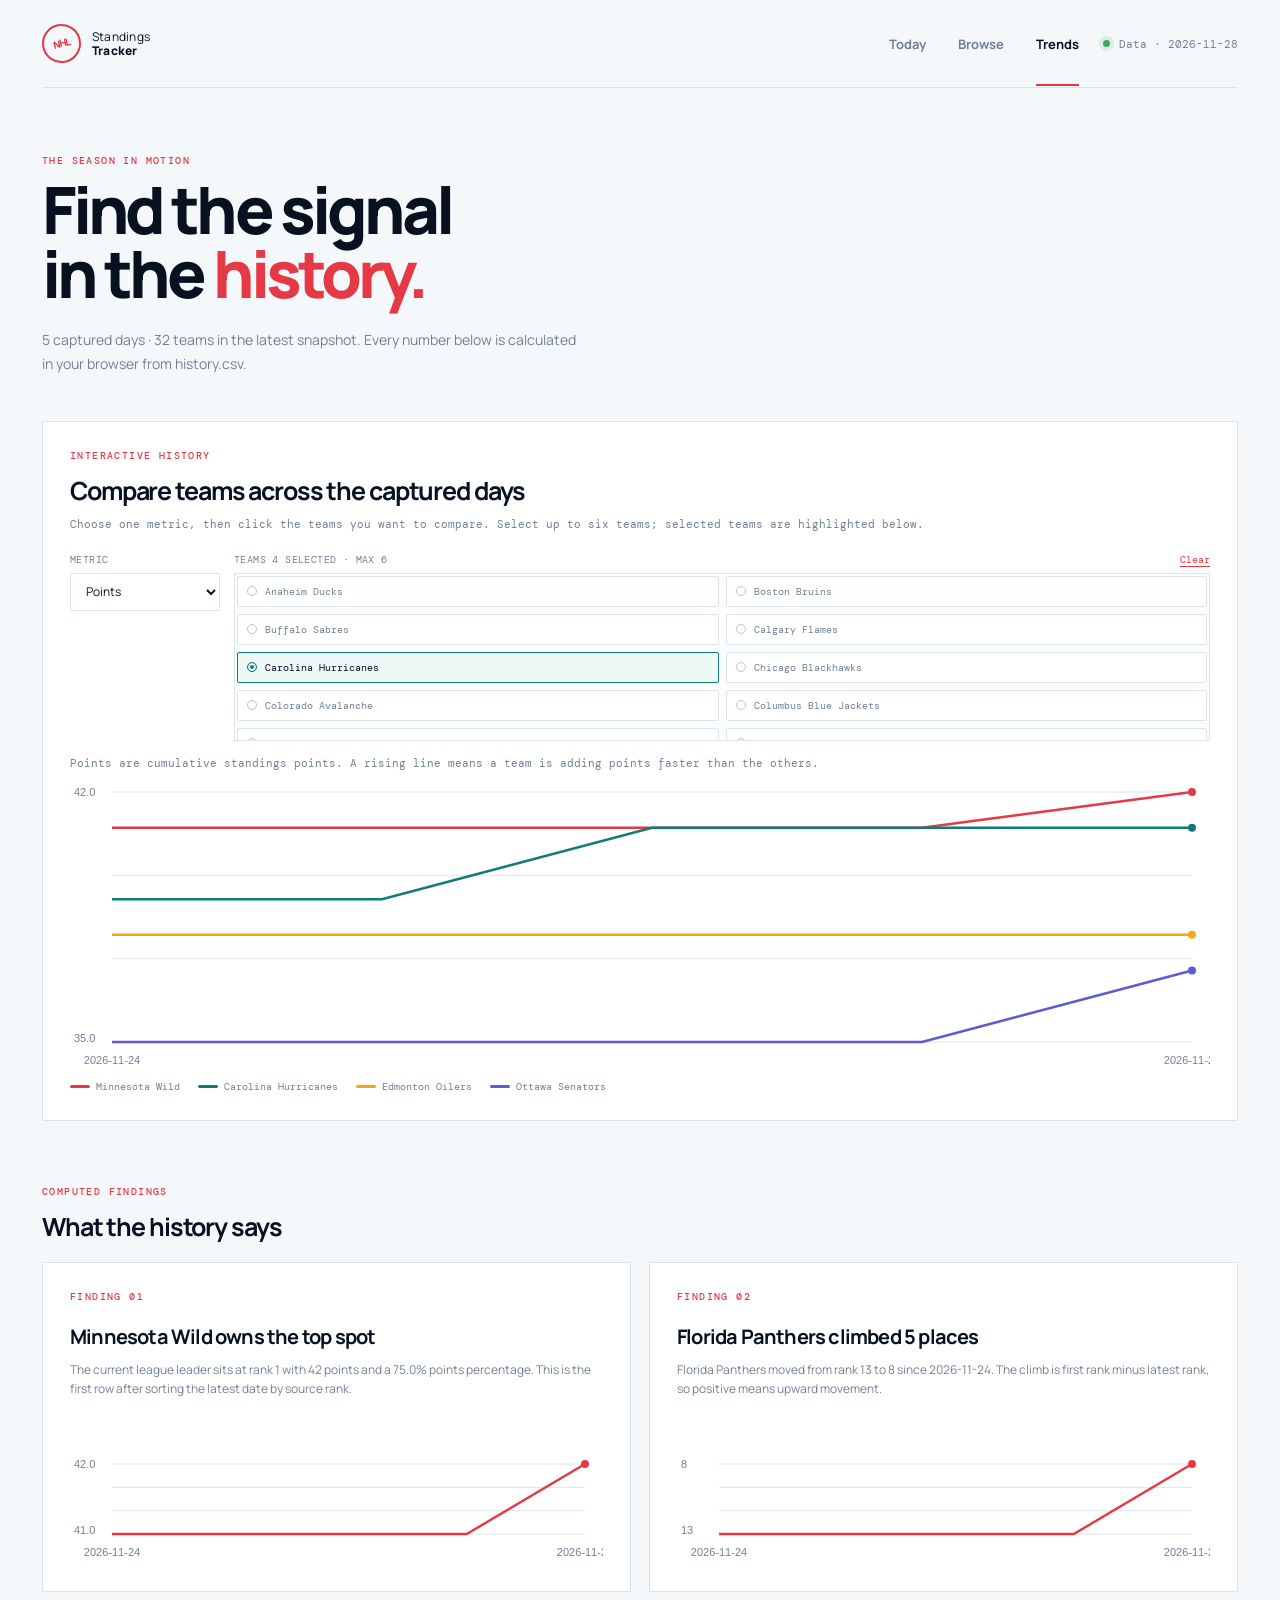
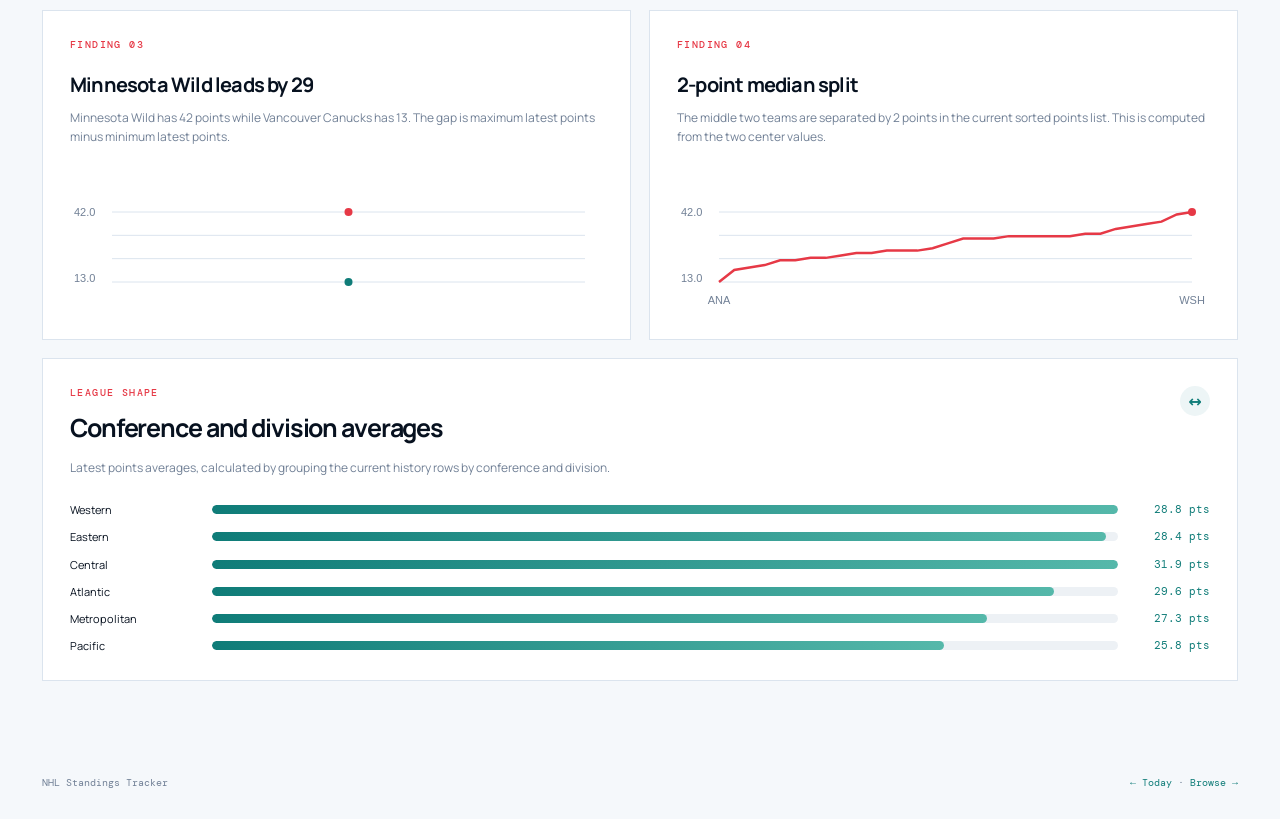
<file: site/trends.html>
<!doctype html>
<html lang="en">
<head>
  <meta charset="utf-8"><meta name="viewport" content="width=device-width, initial-scale=1"><meta name="theme-color" content="#07111f"><link rel="icon" type="image/png" sizes="192x192" href="icon-192.png"><link rel="apple-touch-icon" href="icon-192.png"><link rel="manifest" href="manifest.webmanifest"><link rel="stylesheet" href="styles.css"><title>NHL Standings Tracker | Trends</title>
</head>
<body><div class="shell">
  <header class="topbar"><a class="brand" href="index.html"><span class="brand-mark">NHL</span><span>Standings<br><b>Tracker</b></span></a><nav aria-label="Primary navigation"><a href="index.html">Today</a><a href="browse.html">Browse</a><a class="active" href="trends.html">Trends</a></nav><div class="live-chip"><span class="live-dot"></span><span id="run-label">Loading run</span></div></header>
  <main>
    <section class="page-intro"><p class="eyebrow">The season in motion</p><h1>Find the signal<br>in the <em>history.</em></h1><p id="trend-summary">Every number below is calculated in your browser from the raw history file, so the story grows with every daily snapshot.</p></section>
    <section class="trend-controls panel"><div><p class="eyebrow">Interactive history</p><h2>Compare teams across the captured days</h2><p class="control-help">Choose one metric, then click the teams you want to compare. Select up to six teams; selected teams are highlighted below.</p></div><div class="control-row"><label><span class="control-label">Metric</span><select id="trend-metric"><option value="points">Points</option><option value="rank">League rank</option><option value="point_pct">Points percentage</option><option value="goal_differential">Goal differential</option><option value="wins">Wins</option></select></label><div class="wide-control team-picker"><div class="control-label team-picker-label"><span>Teams <span id="selected-teams-label">0 selected · max 6</span></span><button id="clear-trend" class="clear-button" type="button">Clear</button></div><div id="trend-teams" class="team-options" role="group" aria-label="Choose teams"></div></div></div><p id="metric-description" class="control-help"></p><canvas id="main-chart" class="chart" height="300"></canvas><div id="main-legend" class="chart-legend"></div></section>
    <section class="section-heading"><div><p class="eyebrow">Computed findings</p><h2>What the history says</h2></div></section><section class="findings-grid"><article class="finding-card"><p class="eyebrow">Finding 01</p><h3 id="finding-leader-title">Finding the leader…</h3><p id="finding-leader-copy"></p><canvas id="leader-chart" class="mini-chart" height="120"></canvas></article><article class="finding-card"><p class="eyebrow">Finding 02</p><h3 id="finding-rise-title">Finding the biggest climb…</h3><p id="finding-rise-copy"></p><canvas id="rise-chart" class="mini-chart" height="120"></canvas></article><article class="finding-card"><p class="eyebrow">Finding 03</p><h3 id="finding-gap-title">Finding the widest gap…</h3><p id="finding-gap-copy"></p><canvas id="gap-chart" class="mini-chart" height="120"></canvas></article><article class="finding-card"><p class="eyebrow">Finding 04</p><h3 id="finding-range-title">Finding the tightest race…</h3><p id="finding-range-copy"></p><canvas id="range-chart" class="mini-chart" height="120"></canvas></article></section>
    <section class="panel comparison-panel"><div class="panel-heading"><div><p class="eyebrow">League shape</p><h2>Conference and division averages</h2></div><span class="panel-icon">↔</span></div><p class="comparison-copy">Latest points averages, calculated by grouping the current history rows by conference and division.</p><div id="conference-bars" class="bar-chart"></div><div id="division-bars" class="bar-chart"></div></section>
  </main><footer><span>NHL Standings Tracker</span><span><a href="index.html">← Today</a> · <a href="browse.html">Browse →</a></span></footer>
</div><script src="common.js?v=4"></script><script src="trends.js?v=4"></script></body></html>
</file>
<file: site/styles.css>
@import url('https://fonts.googleapis.com/css2?family=DM+Mono:wght@400;500&family=Manrope:wght@400;500;600;700;800&display=swap');
:root { --ink:#07111f; --muted:#718096; --line:#dbe4ee; --paper:#f5f8fb; --card:#ffffff; --red:#e63946; --teal:#0f7c78; --gold:#f3a712; --blue:#1b4d78; }
* { box-sizing:border-box; } body { margin:0; background:var(--paper); color:var(--ink); font-family:Manrope,system-ui,sans-serif; } a { color:inherit; text-decoration:none; } button,input,select { font:inherit; } .shell { max-width:1440px; margin:auto; min-height:100vh; padding:0 42px; }
.topbar { height:88px; display:flex; align-items:center; justify-content:space-between; gap:24px; border-bottom:1px solid var(--line); } .brand { display:flex; align-items:center; gap:11px; font-size:12px; line-height:1.12; letter-spacing:.02em; } .brand b { font-weight:800; } .brand-mark { display:grid; place-items:center; width:39px; height:39px; border:2px solid var(--red); border-radius:50%; color:var(--red); font-size:10px; font-weight:800; letter-spacing:-.05em; transform:rotate(-11deg); } nav { display:flex; gap:32px; margin-left:auto; } nav a { color:var(--muted); font-size:13px; font-weight:700; padding:34px 0 31px; border-bottom:2px solid transparent; } nav a:hover, nav a.active { color:var(--ink); border-color:var(--red); } .live-chip { display:flex; align-items:center; gap:9px; color:var(--muted); font:11px 'DM Mono',monospace; white-space:nowrap; } .live-dot { width:7px; height:7px; border-radius:50%; background:#3aa76d; box-shadow:0 0 0 4px #d9f0e2; }
.hero { position:relative; overflow:hidden; display:flex; justify-content:space-between; min-height:410px; margin:42px 0 30px; padding:54px 64px; color:white; background:var(--ink); border-radius:3px; } .hero:after { content:''; position:absolute; inset:0; background:linear-gradient(105deg,transparent 55%,rgba(27,77,120,.6)); pointer-events:none; } .eyebrow { margin:0 0 11px; color:var(--red); font:500 10px 'DM Mono',monospace; letter-spacing:.14em; text-transform:uppercase; } .hero h1,.page-intro h1 { max-width:650px; margin:0; font-size:clamp(38px,5.1vw,74px); line-height:.98; letter-spacing:-.06em; font-weight:800; } h1 em { color:var(--red); font-style:normal; } .hero-copy { max-width:430px; margin:22px 0 29px; color:#b8c6d6; font-size:15px; line-height:1.7; } .button { display:inline-flex; align-items:center; gap:22px; min-height:42px; padding:0 18px; border:0; border-radius:2px; cursor:pointer; font-size:12px; font-weight:800; } .button-light { background:#fff; color:var(--ink); } .button-dark { gap:10px; background:var(--ink); color:white; } .button-dark span { color:#9eafc2; font:11px 'DM Mono',monospace; } .button-dark.active { background:var(--red); } .hero-orbit { position:relative; z-index:1; width:410px; margin:10px 5% 0 0; } .orbit { position:absolute; border:1px solid rgba(255,255,255,.25); border-radius:50%; transform:rotate(-24deg); } .orbit-one { width:420px; height:170px; top:55px; left:-45px; } .orbit-two { width:340px; height:125px; top:80px; left:0; border-color:rgba(230,57,70,.65); } .puck { position:absolute; top:97px; left:165px; display:grid; place-items:center; width:82px; height:82px; border-radius:50%; background:var(--red); box-shadow:0 0 0 12px rgba(230,57,70,.11),0 16px 40px rgba(0,0,0,.4); color:white; font-size:44px; line-height:1; }
.stats-grid { display:grid; grid-template-columns:repeat(4,1fr); gap:1px; background:var(--line); border:1px solid var(--line); } .stat-card { min-height:128px; padding:22px 24px; background:var(--card); } .stat-label,.stat-note { display:block; color:var(--muted); font-size:11px; } .stat-card strong { display:block; margin:12px 0 4px; font-size:34px; letter-spacing:-.06em; } .stat-note { font:10px 'DM Mono',monospace; text-transform:uppercase; letter-spacing:.04em; }
.section-heading { display:flex; align-items:end; justify-content:space-between; margin:64px 0 18px; } h2 { margin:0; font-size:25px; letter-spacing:-.045em; } .text-link { color:var(--teal); font-size:12px; font-weight:800; } .text-link span { margin-left:8px; } .table-card,.panel,.finding-card,.toolbar { background:var(--card); border:1px solid var(--line); } .table-scroll { overflow:auto; } table { width:100%; border-collapse:collapse; } th { padding:15px 14px; color:var(--muted); border-bottom:1px solid var(--line); text-align:right; font:10px 'DM Mono',monospace; letter-spacing:.08em; text-transform:uppercase; white-space:nowrap; } th:first-child,td:first-child,th:nth-child(2),td:nth-child(2) { text-align:left; } td { padding:14px; border-bottom:1px solid #edf1f5; text-align:right; font-size:12px; white-space:nowrap; } tr:last-child td { border-bottom:0; } tbody tr:hover { background:#f8fbfd; } td strong { display:block; text-align:left; font-size:12px; } td small { display:block; margin-top:3px; color:var(--muted); text-align:left; font:10px 'DM Mono',monospace; } td.rank { color:var(--muted); font:12px 'DM Mono',monospace; } td.points { color:var(--ink); font-weight:800; } .change { display:inline-block; min-width:44px; padding:5px 6px; text-align:center; border-radius:2px; font:10px 'DM Mono',monospace; } .change.up,.positive { color:#187847; background:#e5f5ec; } .change.down,.negative { color:#b4232f; background:#fde8e8; } .change.flat { color:var(--muted); background:#f1f4f7; } .change.new { color:#8c6200; background:#fff2cf; }
.team-name { display:flex; align-items:center; gap:10px; text-align:left; } .team-logo,.team-logo-fallback { flex:none; width:25px; height:25px; object-fit:contain; } .team-logo-fallback { display:grid; place-items:center; border-radius:50%; color:var(--red); background:#fde8e8; font-size:11px; } .playoff-badge { display:inline-block; min-width:31px; padding:4px 5px; border-radius:2px; text-align:center; font:9px 'DM Mono',monospace; } .playoff-badge.division { color:#0f6a67; background:#dff3f1; } .playoff-badge.wildcard { color:#8c6200; background:#fff2cf; } .playoff-badge.out { color:var(--muted); background:#f1f4f7; }
.two-col { display:grid; grid-template-columns:1.35fr 1fr; gap:18px; margin:18px 0 70px; } .panel { padding:27px; } .panel-heading { display:flex; justify-content:space-between; align-items:start; margin-bottom:20px; } .panel-icon { display:grid; place-items:center; width:30px; height:30px; border-radius:50%; background:#edf5f6; color:var(--teal); font-weight:800; } .moves-list,.source-list { display:grid; gap:0; } .move-row,.source-row { display:flex; align-items:center; gap:12px; padding:12px 0; border-bottom:1px solid #edf1f5; } .move-row:last-child,.source-row:last-child { border-bottom:0; } .move-rank { display:grid; place-items:center; width:30px; height:24px; color:var(--red); font:10px 'DM Mono',monospace; } .move-team,.source-row div { flex:1; } .move-team strong,.source-row strong { display:block; font-size:12px; } .move-team small,.source-row small { display:block; margin-top:3px; color:var(--muted); font:10px 'DM Mono',monospace; } .move-score { font:14px 'DM Mono',monospace; } .source-status { display:grid; place-items:center; width:24px; height:24px; border-radius:50%; font-weight:800; } .source-status.ok { background:#e5f5ec; color:#187847; } .source-status.bad { background:#fde8e8; color:#b4232f; } .source-pill { padding:4px 7px; border-radius:2px; font:9px 'DM Mono',monospace; } .source-pill.ok { color:#187847; background:#e5f5ec; } .source-pill.bad { color:#b4232f; background:#fde8e8; } .method-note { margin:19px 0 0; padding-top:15px; border-top:1px solid var(--line); color:var(--muted); font:10px 'DM Mono',monospace; line-height:1.6; } .status-footer { display:flex; justify-content:space-between; margin-top:16px; padding-top:14px; border-top:1px solid var(--line); color:var(--muted); font-size:11px; } .status-footer strong { color:var(--ink); font:11px 'DM Mono',monospace; }
.page-intro { padding:66px 0 45px; } .page-intro p:last-child { max-width:540px; margin:22px 0 0; color:var(--muted); font-size:14px; line-height:1.7; } .toolbar { display:flex; align-items:end; gap:14px; padding:17px; margin-bottom:18px; } .toolbar label { display:flex; flex-direction:column; gap:7px; } .toolbar .search-field { flex:1; position:relative; } .search-field > span { position:absolute; left:12px; bottom:9px; color:var(--muted); font-size:18px; } input,select { height:38px; min-width:150px; padding:0 11px; border:1px solid var(--line); border-radius:2px; outline:0; background:white; color:var(--ink); font-size:12px; } input:focus,select:focus { border-color:var(--teal); } .search-field input { width:100%; padding-left:34px; } .control-label { color:var(--muted); font:10px 'DM Mono',monospace; letter-spacing:.04em; text-transform:uppercase; } .table-meta { display:flex; justify-content:space-between; padding:17px; color:var(--muted); border-bottom:1px solid var(--line); font:10px 'DM Mono',monospace; } th[data-sort] { cursor:pointer; } .star { padding:0; border:0; background:none; cursor:pointer; color:#b8c6d6; font-size:20px; line-height:1; } .star.selected { color:var(--gold); } .empty,.loading { padding:30px!important; color:var(--muted); text-align:center!important; font:11px 'DM Mono',monospace; }
.trend-controls { margin-bottom:18px; } .control-row { display:flex; gap:14px; margin:20px 0 14px; } .control-row label { display:flex; flex-direction:column; gap:7px; } .wide-control { flex:1; } .team-picker { min-width:0; } .team-picker-label { display:flex; align-items:center; justify-content:space-between; gap:12px; margin-bottom:7px; } .clear-button { padding:0; border:0; background:none; color:var(--red); cursor:pointer; font:10px 'DM Mono',monospace; text-decoration:underline; text-underline-offset:3px; } .clear-button:hover { color:var(--ink); } .wide-control select { height:72px; } .control-help { margin:8px 0 0; color:var(--muted); font:11px 'DM Mono',monospace; line-height:1.55; } .team-options { display:grid; grid-template-columns:repeat(2,minmax(0,1fr)); gap:7px; max-height:168px; overflow:auto; padding:2px; border:1px solid var(--line); background:#fbfdff; } .team-option { display:flex; align-items:center; gap:8px; min-width:0; border:1px solid var(--line); border-radius:2px; padding:8px 9px; background:#fff; color:var(--muted); cursor:pointer; text-align:left; font:10px 'DM Mono',monospace; transition:background .15s ease,border-color .15s ease,color .15s ease; } .team-option:hover { border-color:#9bbbc8; color:var(--ink); } .team-option.selected { border-color:var(--teal); background:#edf8f7; color:var(--ink); } .team-option-mark { flex:0 0 10px; width:10px; height:10px; border:1px solid #b8c6d6; border-radius:50%; } .team-option.selected .team-option-mark { border-color:var(--teal); background:var(--teal); box-shadow:inset 0 0 0 2px #edf8f7; } .chart { display:block; width:100%; min-height:220px; } .chart-legend { display:flex; flex-wrap:wrap; gap:12px 18px; margin-top:8px; color:var(--muted); font:10px 'DM Mono',monospace; } .chart-legend span { display:flex; align-items:center; gap:6px; } .chart-legend i { display:inline-block; width:20px; height:3px; border-radius:3px; } .findings-grid { display:grid; grid-template-columns:repeat(2,1fr); gap:18px; margin-bottom:18px; } .finding-card { min-height:290px; padding:27px; } .finding-card h3 { max-width:370px; margin:22px 0 12px; font-size:20px; line-height:1.15; letter-spacing:-.04em; } .finding-card > p:not(.eyebrow) { min-height:66px; margin:0; color:var(--muted); font-size:12px; line-height:1.65; } .mini-chart { display:block; width:100%; margin-top:18px; } .comparison-panel { margin-bottom:70px; } .comparison-copy { margin:-7px 0 25px; color:var(--muted); font-size:12px; line-height:1.6; } .bar-chart { display:grid; gap:12px; margin-top:13px; } .bar-row { display:grid; grid-template-columns:130px 1fr 80px; align-items:center; gap:12px; font-size:11px; } .bar-row strong { color:var(--teal); font:11px 'DM Mono',monospace; text-align:right; } .bar-track { height:9px; overflow:hidden; border-radius:5px; background:#edf1f5; } .bar-track i { display:block; height:100%; border-radius:5px; background:linear-gradient(90deg,var(--teal),#55b8aa); }
footer { display:flex; justify-content:space-between; gap:15px; padding:25px 0 30px; color:var(--muted); font:10px 'DM Mono',monospace; } footer a { color:var(--teal); }
@media (max-width:900px) { .shell { padding:0 22px; } .hero { padding:42px; } .hero-orbit { opacity:.5; margin-right:-100px; } .two-col { grid-template-columns:1fr; } .toolbar { align-items:stretch; flex-wrap:wrap; } .toolbar .search-field { flex-basis:100%; } .toolbar label:not(.search-field) { flex:1; } .toolbar select { width:100%; } }
@media (max-width:620px) { .topbar { height:auto; min-height:75px; flex-wrap:wrap; padding:15px 0; } nav { order:3; width:100%; justify-content:space-between; gap:12px; } nav a { padding:5px 0 10px; } .live-chip { margin-left:auto; } .hero { min-height:420px; margin-top:25px; padding:32px 26px; } .hero-orbit { position:absolute; right:-120px; bottom:35px; transform:scale(.65); } .stats-grid { grid-template-columns:repeat(2,1fr); } .stat-card { min-height:112px; padding:17px; } .stat-card strong { font-size:27px; } .section-heading { margin-top:44px; } .section-heading .text-link { display:none; } .page-intro { padding:45px 0 30px; } .page-intro h1 { font-size:45px; } .toolbar .button { width:100%; justify-content:center; } .control-row { flex-direction:column; } .team-options { grid-template-columns:1fr; max-height:220px; } .findings-grid { grid-template-columns:1fr; } footer { flex-direction:column; } }
</file>
